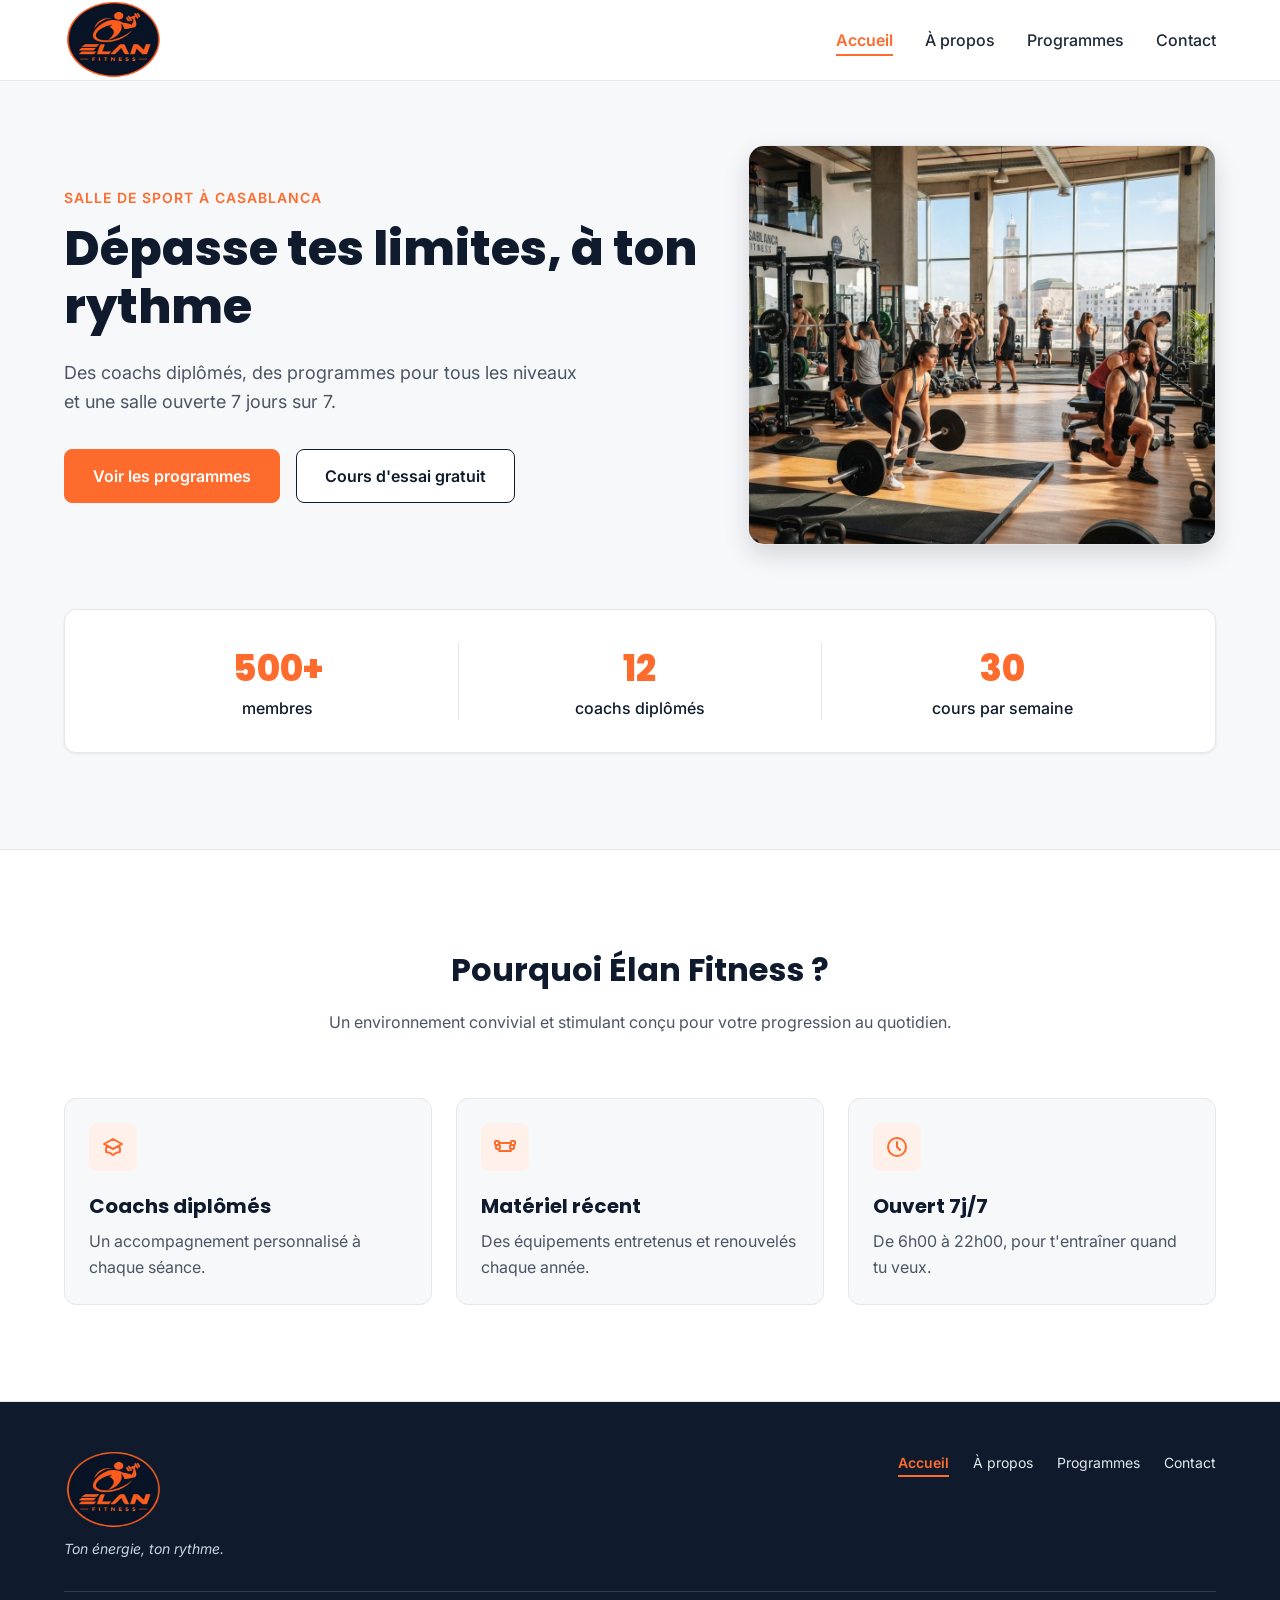
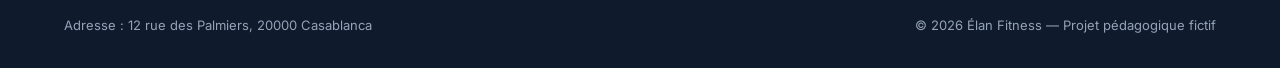
<file: index.html>
<!DOCTYPE html>
<html lang="fr">
<head>
  <meta charset="UTF-8">
  <meta name="viewport" content="width=device-width, initial-scale=1">
  <meta 
    name="description" 
    content="Élan Fitness, salle de sport à Casablanca : musculation, yoga, cardio et boxe fitness avec des coachs diplômés. Réservez votre cours d'essai gratuit."
  > 
  <title>Élan Fitness | Salle de sport à Casablanca</title>
  <link rel="preconnect" href="https://fonts.googleapis.com">
  <link rel="preconnect" href="https://fonts.gstatic.com" crossorigin>
  <link href="https://fonts.googleapis.com/css2?family=Inter:wght@400;500;600&family=Poppins:wght@600;700;800&display=swap" rel="stylesheet">
  <link rel="stylesheet" href="style.css">
</head>
  
<body>

  <header class="en-tete">
    <div class="conteneur en-tete-contenu">
      <a href="./index.html" class="logo">
        <img src="./img/logo.png" alt="Elan Fitness" height="80" width="100"> 
      </a> 

      <nav aria-label="Navigation principale">
        <ul class="menu">
          <li><a href="./index.html" class="lien-actif" >Accueil</a></li> 
          <li><a href="./About.html" >À propos</a></li>
          <li><a href="./Programmes.html" >Programmes</a></li>
          <li><a href="./ContactUs.html">Contact</a></li>
        </ul> 
      </nav> 
    </div>
  </header>
  <main>
    <section id="accueil" class="hero">
      <div class="conteneur">
        <div class="hero-contenu">
          <div class="hero-texte">
            <p class="sur-titre">Salle de sport à Casablanca</p>
            <h1>Dépasse tes limites, à ton rythme</h1>
            <p class="hero-description">
              Des coachs diplômés, des programmes pour tous les niveaux et une salle ouverte 7 jours sur 7.
            </p>
            <div class="boutons">
              <a href="./Programmes.html" class="bouton bouton-principal">Voir les programmes</a>
              <a href="./ContactUs.html" class="bouton bouton-secondaire">Cours d'essai gratuit</a>
            </div>
          </div>
 
          <img class="hero-image" src="img/hero.jpg" alt="Des personnes s'entraînent dans une salle de sport lumineuse à Casablanca">
        </div>
 
        <div class="chiffres"> 
          <div class="chiffre">
            <p class="chiffre-nombre">500+</p>
            <p>membres</p>
          </div>
          <div class="chiffre">
            <p class="chiffre-nombre">12</p>
            <p>coachs diplômés</p>
          </div>
          <div class="chiffre">
            <p class="chiffre-nombre">30</p>
            <p>cours par semaine</p>
          </div>
        </div>

      </div>
    </section>

    <section class="section section-blanche">
      <div class="conteneur">

        <div class="section-titre">
          <h2>Pourquoi Élan Fitness ?</h2>
          <p>Un environnement convivial et stimulant conçu pour votre progression au quotidien.</p>
        </div>

        <div class="cartes">
          <article class="carte carte-avantage">
            <div class="icone"><img src="img/icone-coach.svg" alt=""></div>
            <h3>Coachs diplômés</h3>
            <p>Un accompagnement personnalisé à chaque séance.</p>
          </article>

          <article class="carte carte-avantage">
            <div class="icone"><img src="img/icone-materiel.svg" alt=""></div>
            <h3>Matériel récent</h3>
            <p>Des équipements entretenus et renouvelés chaque année.</p>
          </article>

          <article class="carte carte-avantage">
            <div class="icone"><img src="img/icone-horloge.svg" alt=""></div>
            <h3>Ouvert 7j/7</h3>
            <p>De 6h00 à 22h00, pour t'entraîner quand tu veux.</p>
          </article>
        </div>

      </div>
    </section>
  </main>

  <footer class="pied-de-page">
    <div class="conteneur">

      <div class="pied-haut">
        <div>
          <a href="./index.html" class="logo">
            <img src="./img/logo.png" alt="Elan Fitness" height="80" width="100">
          </a>  
          <p class="slogan">Ton énergie, ton rythme.</p>
        </div>

        <nav aria-label="Navigation du pied de page">
          <ul class="menu menu-pied">
            <li><a href="./index.html" class="lien-actif">Accueil</a></li>
            <li><a href="./About.html" >À propos</a></li>
            <li><a href="./Programmes.html">Programmes</a></li>
            <li><a href="./ContactUs.html">Contact</a></li>
          </ul>
        </nav>
      </div>

      <div class="pied-bas">
        <p>Adresse : 12 rue des Palmiers, 20000 Casablanca</p>
        <p>&copy; 2026 Élan Fitness — Projet pédagogique fictif</p>
      </div>

    </div>
  </footer>

</body>
</html>
</file>
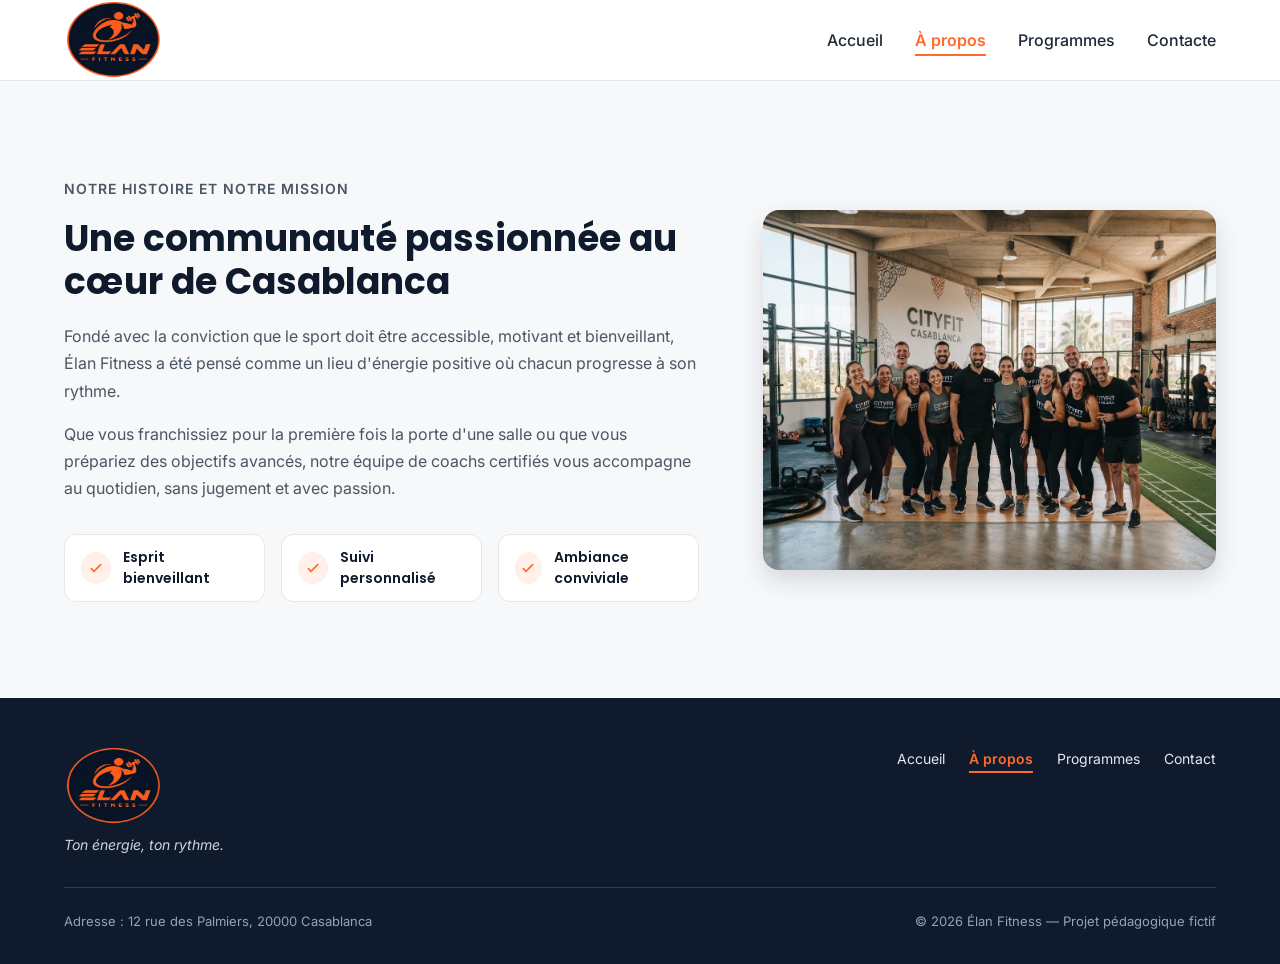
<file: About.html>
<!DOCTYPE html>
<html lang="fr">
<head>
    <meta charset="UTF-8">
    <meta name="viewport" content="width=device-width, initial-scale=1.0">
    <meta 
    name="description" 
    content="Découvrez l'histoire, les valeurs et l'équipe d'Élan Fitness, votre salle de sport à Casablanca."
    >
    <link rel="stylesheet" href="style.css">
    <title>À propos d'Élan Fitness | Notre équipe</title>
  <link rel="preconnect" href="https://fonts.googleapis.com">
  <link rel="preconnect" href="https://fonts.gstatic.com" crossorigin>
  <link href="https://fonts.googleapis.com/css2?family=Inter:wght@400;500;600&family=Poppins:wght@600;700;800&display=swap" rel="stylesheet">

</head>
<body>
  <header class="en-tete">
    <div class="conteneur en-tete-contenu">
      <a href="./index.html" class="logo">
        <img src="./img/logo.png" alt="Elan Fitness" height="80" width="100"/>
      </a>  
      <nav aria-label="Navigation principale">
        <ul class="menu">
          <li><a href="./index.html">Accueil</a></li>
          <li><a href="./About.html" class="lien-actif">À propos</a></li>
          <li><a href="./Programmes.html">Programmes</a></li>
          <li><a href="./ContactUs.html">Contacte</a></li> 
        </ul> 
      </nav> 
    </div>
  </header>

  <section id="a-propos" class="section">
      <div class="conteneur apropos-contenu">

        <div class="apropos-texte">
          <p class="sur-titre">Notre histoire et notre mission</p>
          <h2>Une communauté passionnée au cœur de Casablanca</h2>
          <p>
            Fondé avec la conviction que le sport doit être accessible, motivant et bienveillant,
            Élan Fitness a été pensé comme un lieu d'énergie positive où chacun progresse à son rythme.
          </p>
          <p>
            Que vous franchissiez pour la première fois la porte d'une salle ou que vous prépariez des
            objectifs avancés, notre équipe de coachs certifiés vous accompagne au quotidien, sans
            jugement et avec passion.
          </p>

          <ul class="valeurs">
            <li class="valeur">
              <div class="icone icone-petite"><img src="img/icone-check.svg" alt=""></div>
              <span>Esprit bienveillant</span>
            </li>
            <li class="valeur">
              <div class="icone icone-petite"><img src="img/icone-check.svg" alt=""></div>
              <span>Suivi personnalisé</span>
            </li>
            <li class="valeur">
              <div class="icone icone-petite"><img src="img/icone-check.svg" alt=""></div>
              <span>Ambiance conviviale</span>
            </li>
          </ul>
        </div>

        <img class="apropos-image" src="img/equipe.jpg" alt="L'équipe de coachs d'Élan Fitness réunie dans la salle">

      </div>
  </section>

  <footer class="pied-de-page">
    <div class="conteneur">

      <div class="pied-haut">
        <div>
          <a href="./index.html" class="logo">
            <img src="./img/logo.png" alt="Elan Fitness" height="80" width="100"/>
          </a> 
          <p class="slogan">Ton énergie, ton rythme.</p>
        </div>

        <nav aria-label="Navigation du pied de page">
          <ul class="menu menu-pied">
            <li><a href="./index.html">Accueil</a></li>
            <li><a href="./About.html" class="lien-actif">À propos</a></li>
            <li><a href="./Programmes.html">Programmes</a></li>
            <li><a href="./ContactUs.html">Contact</a></li>
          </ul>
        </nav>
      </div>

      <div class="pied-bas">
        <p>Adresse : 12 rue des Palmiers, 20000 Casablanca</p>
        <p>&copy; 2026 Élan Fitness — Projet pédagogique fictif</p>
      </div>

    </div>
  </footer>
</body>
</html>
</file>
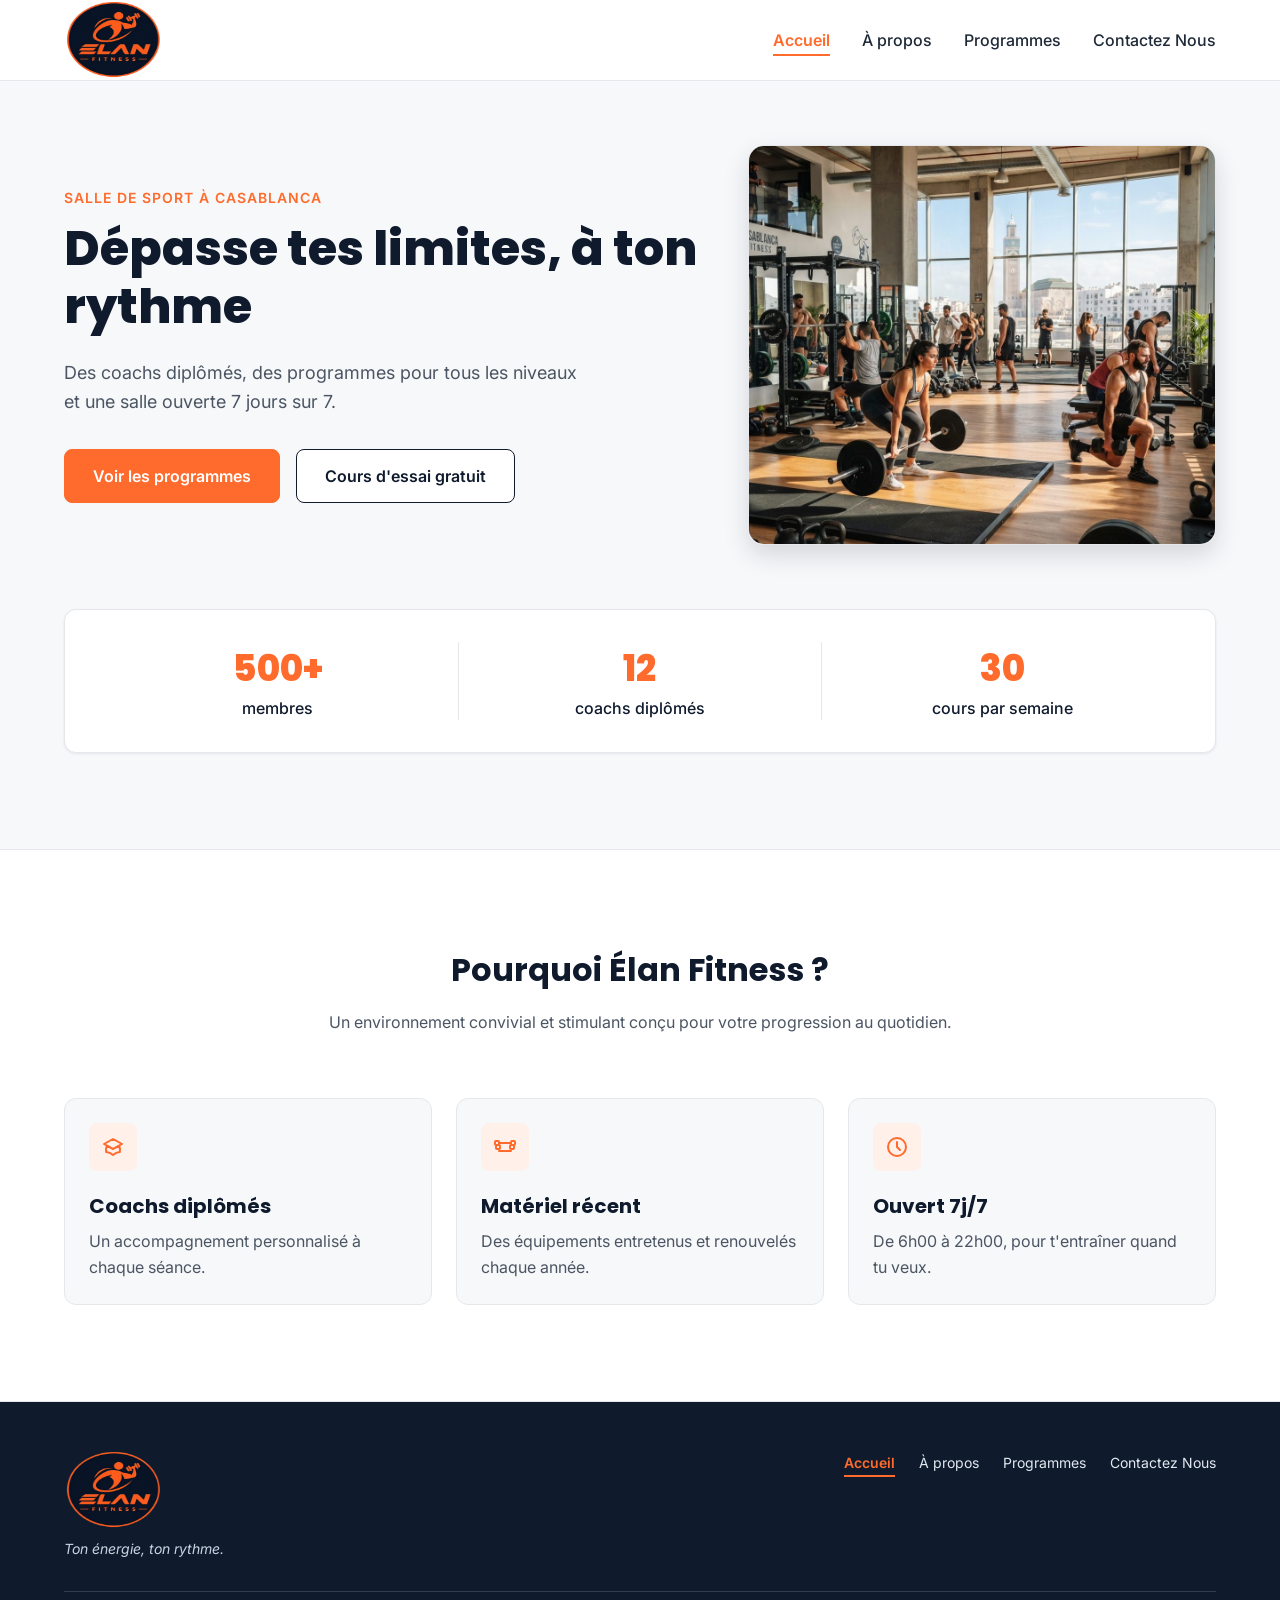
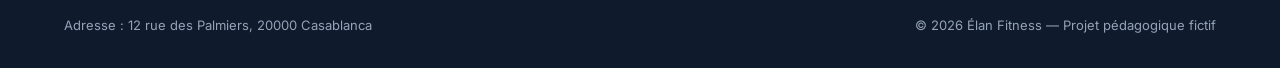
<file: Accueil.html>
<!DOCTYPE html>
<html lang="fr">
<head>
  <meta charset="UTF-8">
  <meta name="viewport" content="width=device-width, initial-scale=1">
  <meta name="description" content="Élan Fitness, salle de sport à Casablanca : musculation, yoga, cardio et boxe fitness avec des coachs diplômés. Réservez votre cours d'essai gratuit.">
  <title>Élan Fitness | Salle de sport à Casablanca</title>

  <link rel="preconnect" href="https://fonts.googleapis.com">
  <link rel="preconnect" href="https://fonts.gstatic.com" crossorigin>
  <link href="https://fonts.googleapis.com/css2?family=Inter:wght@400;500;600&family=Poppins:wght@600;700;800&display=swap" rel="stylesheet">

  <link rel="stylesheet" href="style.css">
</head>
  
<body>

  <header class="en-tete">
    <div class="conteneur en-tete-contenu">
      <a href="./Accueil.html" class="logo">
        <img src="./img/logo.png" alt="Elan Fitness" height="80" width="100"/>
      </a> 

      <nav aria-label="Navigation principale">
        <ul class="menu">
          <li><a href="./Accueil.html"class="lien-actif" >Accueil</a></li>
          <li><a href="./About.html" >À propos</a></li>
          <li><a href="./Programmes.html" >Programmes</a></li>
          <li><a href="./ContactUs.html">Contactez Nous</a></li>
        </ul> 
      </nav> 
    </div>
  </header>

  <main>
    <section id="accueil" class="hero">
      <div class="conteneur">
        <div class="hero-contenu">
          <div class="hero-texte">
            <p class="sur-titre">Salle de sport à Casablanca</p>
            <h1>Dépasse tes limites, à ton rythme</h1>
            <p class="hero-description">
              Des coachs diplômés, des programmes pour tous les niveaux et une salle ouverte 7 jours sur 7.
            </p>
            <div class="boutons">
              <a href="./Programmes.html" class="bouton bouton-principal">Voir les programmes</a>
              <a href="./ContactUs.html" class="bouton bouton-secondaire">Cours d'essai gratuit</a>
            </div>
          </div>

          <img class="hero-image" src="img/hero.jpg" alt="Des personnes s'entraînent dans une salle de sport lumineuse à Casablanca">
        </div>
 
        <div class="chiffres"> 
          <div class="chiffre">
            <p class="chiffre-nombre">500+</p>
            <p>membres</p>
          </div>
          <div class="chiffre">
            <p class="chiffre-nombre">12</p>
            <p>coachs diplômés</p>
          </div>
          <div class="chiffre">
            <p class="chiffre-nombre">30</p>
            <p>cours par semaine</p>
          </div>
        </div>

      </div>
    </section>

    <section class="section section-blanche">
      <div class="conteneur">

        <div class="section-titre">
          <h2>Pourquoi Élan Fitness ?</h2>
          <p>Un environnement convivial et stimulant conçu pour votre progression au quotidien.</p>
        </div>

        <div class="cartes">
          <article class="carte carte-avantage">
            <div class="icone"><img src="img/icone-coach.svg" alt=""></div>
            <h3>Coachs diplômés</h3>
            <p>Un accompagnement personnalisé à chaque séance.</p>
          </article>

          <article class="carte carte-avantage">
            <div class="icone"><img src="img/icone-materiel.svg" alt=""></div>
            <h3>Matériel récent</h3>
            <p>Des équipements entretenus et renouvelés chaque année.</p>
          </article>

          <article class="carte carte-avantage">
            <div class="icone"><img src="img/icone-horloge.svg" alt=""></div>
            <h3>Ouvert 7j/7</h3>
            <p>De 6h00 à 22h00, pour t'entraîner quand tu veux.</p>
          </article>
        </div>

      </div>
    </section>
  </main>

  <footer class="pied-de-page">
    <div class="conteneur">

      <div class="pied-haut">
        <div>
          <a href="./Accueil.html" class="logo">
            <img src="./img/logo.png" alt="Elan Fitness" height="80" width="100"/>
          </a>  
          <p class="slogan">Ton énergie, ton rythme.</p>
        </div>

        <nav aria-label="Navigation du pied de page">
          <ul class="menu menu-pied">
            <li><a href="./Accueil.html" class="lien-actif">Accueil</a></li>
            <li><a href="./About.html" >À propos</a></li>
            <li><a href="./Programmes.html">Programmes</a></li>
            <li><a href="./ContactUs.html">Contactez Nous</a></li>
          </ul>
        </nav>
      </div>

      <div class="pied-bas">
        <p>Adresse : 12 rue des Palmiers, 20000 Casablanca</p>
        <p>&copy; 2026 Élan Fitness — Projet pédagogique fictif</p>
      </div>

    </div>
  </footer>

</body>
</html>
</file>
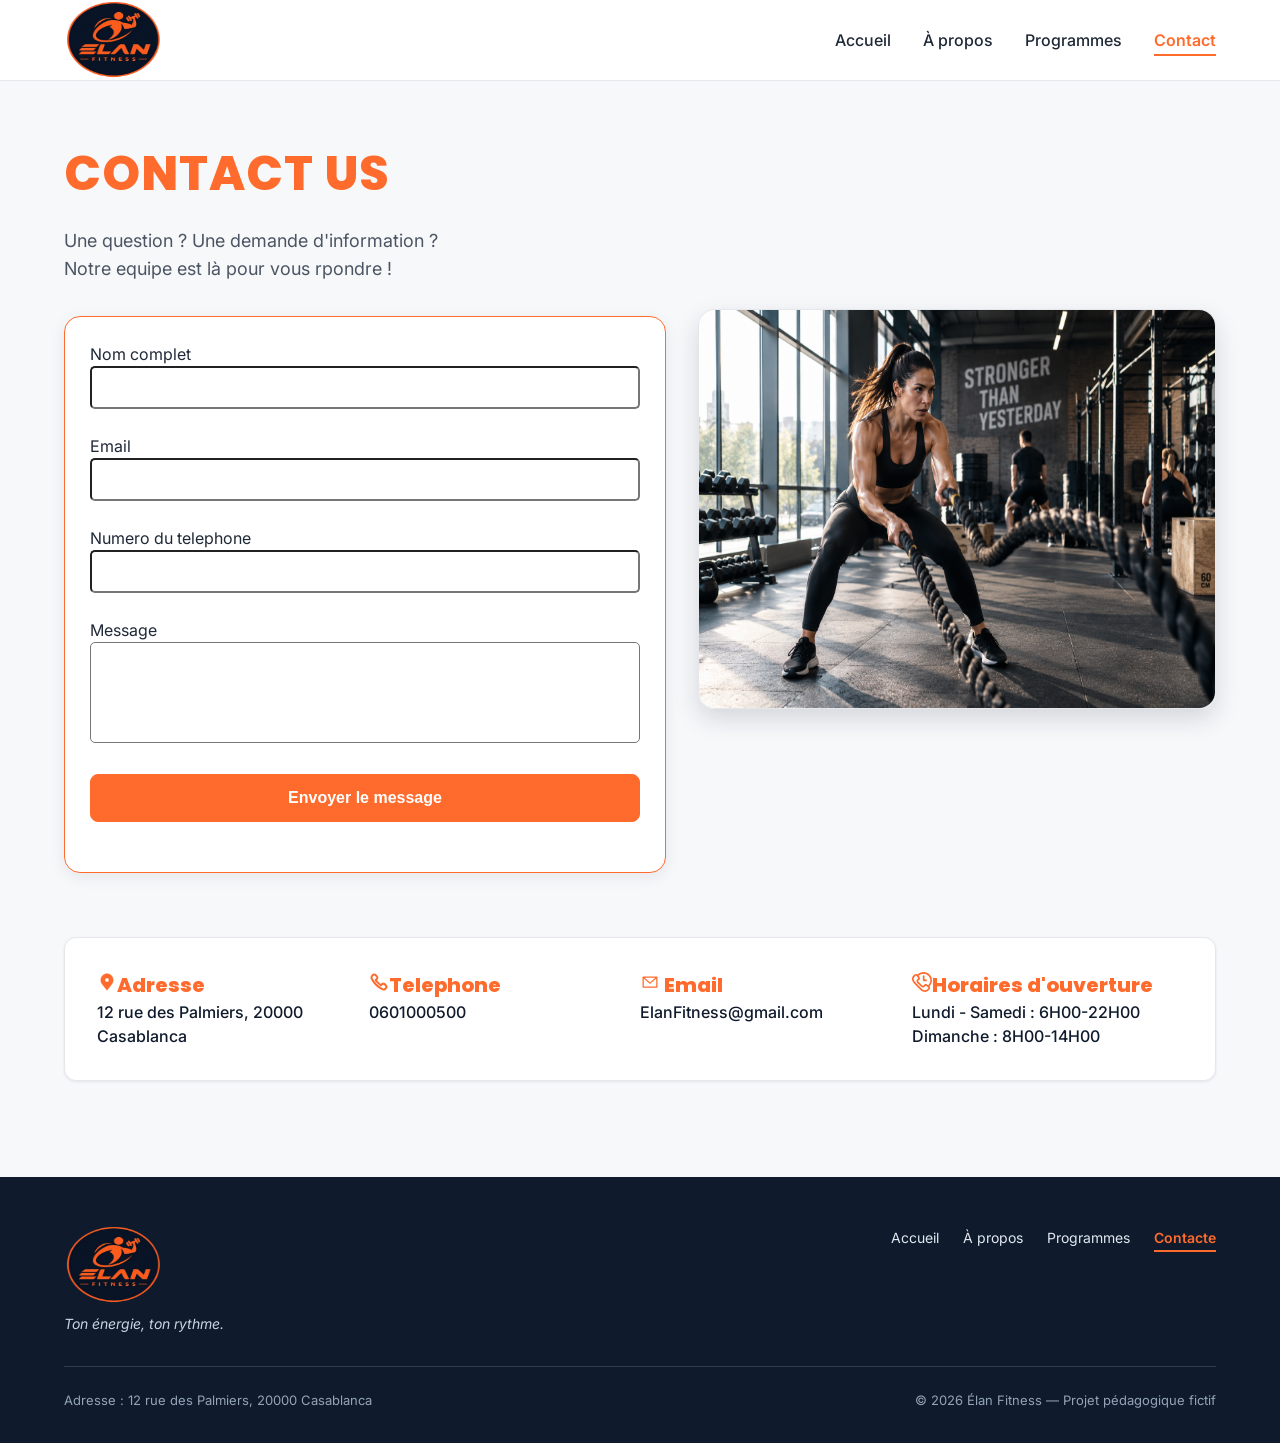
<file: ContactUs.html>
<!DOCTYPE html>
<html lang="fr">
<head>
    <meta charset="UTF-8">
    <meta name="viewport" content="width=device-width, initial-scale=1.0">
    <meta 
    name="description" 
    content="Contactez Élan Fitness à Casablanca pour découvrir nos programmes, nos abonnements et réserver un cours d'essai."
    >
    <title>Contactez Élan Fitness | Casablanca</title>
    <link rel="stylesheet" href="style.css">
    <link rel="preconnect" href="https://fonts.googleapis.com">
    <link rel="preconnect" href="https://fonts.gstatic.com" crossorigin>
    <link href="https://fonts.googleapis.com/css2?family=Inter:wght@400;500;600&family=Poppins:wght@600;700;800&display=swap" rel="stylesheet">

</head>
<body>
  <header class="en-tete">
    <div class="conteneur en-tete-contenu">
      <a href="./index.html" class="logo">
        <img src="./img/logo.png" alt="Elan Fitness" height="80" width="100">
      </a> 

      <nav aria-label="Navigation principale">
        <ul class="menu">
          <li><a href="./index.html">Accueil</a></li>
          <li><a href="./About.html" >À propos</a></li>
          <li><a href="./Programmes.html">Programmes</a></li>
          <li><a href="./ContactUs.html" class="lien-actif">Contact</a></li>
        </ul>
      </nav> 
    </div>
  </header>
  <section class="hero">
    <div class="conteneur">
      <div class="hero-contenu"> 
        <div class="hero-texte">
          
            <H1 class="sur-titre">Contact Us</H1>
            <p class="hero-description">Une question ? Une demande d'information ?<br> Notre equipe est là pour vous rpondre !</p>
          
          <form>
            <div>
              <label for="nom">Nom complet</label>
              <input type="text" name="nom" required /> 
            </div> 
            <div> 
              <label for="email">Email</label>
              <input type="email" name="email" required />
            </div>
            <div>
              <label for="telephone">Numero du telephone</label>
              <input type="number" name="telephone" required />
            </div>
            <div>
              
            </div> 
            <div>
              <label for="message">Message</label>
              <textarea name="message" rows="5" required></textarea> 
            </div> 
            <div>
              <input class="bouton bouton-principal" type="submit" value="Envoyer le message" /> 
            </div>
          </form>
        </div>
        <div class="image-form"> 
          <img src="./img/contacti.png" alt="fitness">
        </div>
      </div>
      
      <div class="Coordonnes"> 
          <div class="coor">
            <p class="coor1"> <svg  viewBox="-1.76 -1.76 19.52 19.52" fill="none" xmlns="http://www.w3.org/2000/svg" stroke="#FF6B2C" stroke-width="0.46399999999999997"><g id="SVGRepo_bgCarrier" stroke-width="0"></g><g id="SVGRepo_tracerCarrier" stroke-linecap="round" stroke-linejoin="round" stroke="#FF6B2CCCCCCC" stroke-width="0.032"></g><g id="SVGRepo_iconCarrier"> <path fill-rule="evenodd" clip-rule="evenodd" d="M3.37892 10.2236L8 16L12.6211 10.2236C13.5137 9.10788 14 7.72154 14 6.29266V6C14 2.68629 11.3137 0 8 0C4.68629 0 2 2.68629 2 6V6.29266C2 7.72154 2.4863 9.10788 3.37892 10.2236ZM8 8C9.10457 8 10 7.10457 10 6C10 4.89543 9.10457 4 8 4C6.89543 4 6 4.89543 6 6C6 7.10457 6.89543 8 8 8Z" fill="#FF6B2C"></path> </g></svg>Adresse</p>
            <p>12 rue des Palmiers, 20000 Casablanca</p>
          </div>
          <div class="coor">
            <p class="coor1"> <svg viewBox="0 0 24.00 24.00" fill="none" xmlns="http://www.w3.org/2000/svg" stroke="#FF6B2C"><g id="SVGRepo_bgCarrier" stroke-width="0"></g><g id="SVGRepo_tracerCarrier" stroke-linecap="round" stroke-linejoin="round"></g><g id="SVGRepo_iconCarrier"> <path d="M14.3308 15.9402L15.6608 14.6101C15.8655 14.403 16.1092 14.2384 16.3778 14.1262C16.6465 14.014 16.9347 13.9563 17.2258 13.9563C17.517 13.9563 17.8052 14.014 18.0739 14.1262C18.3425 14.2384 18.5862 14.403 18.7908 14.6101L20.3508 16.1702C20.5579 16.3748 20.7224 16.6183 20.8346 16.887C20.9468 17.1556 21.0046 17.444 21.0046 17.7351C21.0046 18.0263 20.9468 18.3146 20.8346 18.5833C20.7224 18.8519 20.5579 19.0954 20.3508 19.3L19.6408 20.02C19.1516 20.514 18.5189 20.841 17.8329 20.9541C17.1469 21.0672 16.4427 20.9609 15.8208 20.6501C10.4691 17.8952 6.11008 13.5396 3.35083 8.19019C3.03976 7.56761 2.93414 6.86242 3.04914 6.17603C3.16414 5.48963 3.49384 4.85731 3.99085 4.37012L4.70081 3.65015C5.11674 3.23673 5.67937 3.00464 6.26581 3.00464C6.85225 3.00464 7.41488 3.23673 7.83081 3.65015L9.40082 5.22021C9.81424 5.63615 10.0463 6.19871 10.0463 6.78516C10.0463 7.3716 9.81424 7.93416 9.40082 8.3501L8.0708 9.68018C8.95021 10.8697 9.91617 11.9926 10.9608 13.04C11.9994 14.0804 13.116 15.04 14.3008 15.9102L14.3308 15.9402Z" stroke="#FF6B2C" stroke-width="2.4" stroke-linecap="round" stroke-linejoin="round"></path> </g></svg>Telephone</p>
            <p> <a href="tel:+0601000500">0601000500</a></p>
          </div>
          <div class="coor">
            <p class="coor1"> <svg  viewBox="0 0 24 24" fill="none" xmlns="http://www.w3.org/2000/svg" stroke="#FF6B2C" stroke-width="0.00024000000000000003"><g id="SVGRepo_bgCarrier" stroke-width="0"></g><g id="SVGRepo_tracerCarrier" stroke-linecap="round" stroke-linejoin="round"></g><g id="SVGRepo_iconCarrier"> <path fill-rule="evenodd" clip-rule="evenodd" d="M3.75 5.25L3 6V18L3.75 18.75H20.25L21 18V6L20.25 5.25H3.75ZM4.5 7.6955V17.25H19.5V7.69525L11.9999 14.5136L4.5 7.6955ZM18.3099 6.75H5.68986L11.9999 12.4864L18.3099 6.75Z" fill="#FF6B2C"></path> </g></svg> Email</p>
            <p><a href="mailto:ElanFitness@gmail.com">ElanFitness@gmail.com</a></p>
          </div>
          <div class="coor">
            <p class="coor1"> <svg fill="#FF6B2C"  version="1.1" id="Layer_1" xmlns="http://www.w3.org/2000/svg" xmlns:xlink="http://www.w3.org/1999/xlink" viewBox="0 0 512.042 512.042" xml:space="preserve" stroke="#FF6B2C"><g id="SVGRepo_bgCarrier" stroke-width="0"></g><g id="SVGRepo_tracerCarrier" stroke-linecap="round" stroke-linejoin="round"></g><g id="SVGRepo_iconCarrier"> <g transform="translate(-1)"> <g> <g> <path d="M449.089,374.01c-0.863-1.09-1.766-2.18-2.695-3.272c41.7-40.414,66.641-97.649,66.641-157.405 C513.035,94.287,418.747,0,299.701,0c-60.019,0-117.6,24.716-157.954,66.172c-0.885-0.746-1.77-1.478-2.654-2.18 c-4.384-3.481-8.752-6.412-13.156-8.747c-20.651-10.914-45.979-7.101-62.475,9.395L42.926,85.155 c-45.28,45.303-53.035,98.578-27.336,153.631c8.966,19.204,21.916,36.95,38.271,53.355L219.875,458.71 c13.432,13.457,27.506,24.429,42.627,32.75c59.052,32.488,116.663,27.342,165.36-21.355l20.53-20.552 c16.489-16.489,20.305-41.824,9.393-62.435C455.466,382.734,452.551,378.38,449.089,374.01z M299.701,42.667 c95.482,0,170.667,75.185,170.667,170.667c0,48.92-20.875,95.923-55.426,128.459c-0.575-0.443-1.165-0.874-1.744-1.314 c-1.098-0.835-2.195-1.666-3.305-2.49c-0.961-0.713-1.929-1.417-2.898-2.121c-1.23-0.894-2.456-1.787-3.696-2.667 c-0.774-0.549-1.552-1.085-2.33-1.627c-3.495-2.441-7.008-4.839-10.531-7.144c-5.645-3.694-10.085-6.426-12.74-7.983 c-5.01-2.851-10.196-4.999-15.389-6.39c-0.032-0.008-0.063-0.019-0.095-0.027c-0.467-0.124-0.933-0.232-1.4-0.343 c-0.285-0.068-0.57-0.145-0.854-0.209c-0.249-0.056-0.497-0.099-0.746-0.151c-0.501-0.105-1.003-0.213-1.503-0.304 c-0.073-0.013-0.145-0.022-0.218-0.035c-2.909-0.515-5.805-0.788-8.655-0.801c-0.142-0.001-0.282,0.007-0.424,0.008 c-0.586,0.003-1.172,0.008-1.754,0.033c-0.322,0.013-0.641,0.043-0.962,0.063c-0.398,0.025-0.797,0.043-1.192,0.078 c-0.546,0.049-1.088,0.117-1.63,0.186c-0.167,0.021-0.336,0.034-0.502,0.058c-7.547,1.05-14.58,4.078-20.498,9.269 c-0.197,0.173-0.399,0.335-0.594,0.512c-0.071,0.065-0.139,0.137-0.21,0.202c-2.659,2.462-5.081,5.373-7.202,8.767 c-2.524,3.004-5.993,7.065-9.549,11.091c-0.509,0.576-0.509,0.576-1.018,1.148c-3.698,4.156-7.184,7.772-7.079,7.774 c-7.14,4.828-12.815,6.947-18.323,6.165c-3.698-0.528-7.326-2.363-11.271-5.575c-1.451-1.183-2.944-2.548-4.501-4.107 l-13.989-13.983l-64.988-64.988l-13.977-13.983c-3.719-3.715-6.356-7.073-7.962-10.34c-0.029-0.059-0.063-0.119-0.091-0.178 c-0.062-0.129-0.114-0.256-0.173-0.385c-0.093-0.204-0.19-0.409-0.275-0.613c0,0,0,0,0,0c-2.9-6.943-1.098-13.616,4.999-22.61 c0.003,0,0.002,0.003,0.007,0c0.002,0.052,0.974-0.861,2.491-2.271c1.4-1.298,3.252-3.008,5.23-4.768 c0.58-0.515,0.58-0.515,1.164-1.031c4.025-3.553,8.085-7.02,11.088-9.539c4.392-2.744,7.976-5.992,10.819-9.605 c9.772-12.41,10.67-29.187,4.471-45.128c-0.02-0.052-0.038-0.104-0.058-0.156c-0.095-0.242-0.201-0.482-0.299-0.723 c-1.094-2.699-2.381-5.373-3.872-7.994c-1.696-2.896-4.429-7.336-8.125-12.981c-1.227-1.874-2.489-3.747-3.755-5.617 c-0.176-0.26-0.345-0.521-0.522-0.781c-0.975-1.433-1.975-2.856-2.972-4.281c-0.549-0.785-1.09-1.573-1.646-2.356 c-0.944-1.329-1.905-2.642-2.865-3.959c-0.629-0.863-1.254-1.727-1.891-2.583c-0.95-1.279-1.912-2.54-2.878-3.802 c-0.428-0.56-0.846-1.131-1.276-1.687C203.197,63.323,250.482,42.667,299.701,42.667z M418.214,419.392l-20.53,20.552 c-34.58,34.58-71.464,37.874-114.613,14.135c-11.339-6.24-22.26-14.754-32.981-25.494L84.079,262.02 c-13.041-13.082-23.091-26.854-29.828-41.283c-18.314-39.233-13.372-73.178,18.841-105.408l20.532-20.511 c3.265-3.265,8.273-4.019,12.352-1.864c1.906,1.01,4.135,2.506,6.583,4.451c4.126,3.276,8.604,7.605,13.297,12.785l1.146,1.289 c2.736,3.077,5.518,6.409,8.324,9.958c6.125,7.745,12.067,16.125,17.557,24.513c3.284,5.017,5.656,8.871,6.878,10.955 c0.718,1.259,1.251,2.283,1.653,3.111c1.181,2.452,1.202,3.18,1.382,3.113l-3.192,2.198c-0.851,0.709-2.304,1.929-4.162,3.508 c-3.098,2.632-6.198,5.308-9.113,7.882c-0.647,0.573-0.647,0.573-1.296,1.149c-3.532,3.144-6.34,5.715-8.61,7.963 c-2.698,2.668-4.633,4.875-6.081,7.013c-1.878,2.774-3.558,5.552-5.051,8.331c-8.767,16.288-10.898,32.633-6.223,48.278 c0.11,0.369,0.241,0.736,0.359,1.104c0.173,0.54,0.337,1.082,0.526,1.62c1.872,5.332,4.553,10.574,8.032,15.7 c0.084,0.123,0.159,0.247,0.244,0.37c0.24,0.35,0.501,0.697,0.749,1.045c2.846,4.005,6.172,7.939,10.014,11.781l14.085,14.085 l32.384,32.399l32.598,32.583l13.882,13.882c1.836,1.836,3.694,3.547,5.569,5.156c16.89,14.503,35.306,19.771,54.092,16.025 c9.486-1.889,19.064-6.072,28.588-12.52c1.881-1.28,3.812-2.931,6.057-5.137c0.112-0.109,0.22-0.214,0.334-0.327 c0.03-0.029,0.061-0.061,0.09-0.091c2.37-2.358,5.1-5.332,8.492-9.142c0.57-0.641,0.57-0.641,1.137-1.281 c2.577-2.917,5.257-6.019,7.893-9.119c1.581-1.859,2.804-3.313,3.514-4.165l2.198-3.193c-0.085,0.244,1.246,0.208,6.439,3.172 c1.871,1.098,5.728,3.473,10.752,6.76c8.398,5.495,16.788,11.442,24.541,17.572c0.803,0.635,1.594,1.268,2.375,1.901 c0.095,0.077,0.189,0.154,0.284,0.232c0.626,0.508,1.242,1.015,1.852,1.521c0.208,0.173,0.417,0.345,0.623,0.518 c0.505,0.422,1.002,0.843,1.496,1.263c0.39,0.332,0.777,0.663,1.159,0.993c0.429,0.37,0.856,0.74,1.277,1.109 c6.149,5.402,11.221,10.547,14.937,15.238c1.929,2.435,3.413,4.652,4.429,6.572C422.223,411.136,421.47,416.137,418.214,419.392z "></path> <path d="M299.697,234.662h64c11.782,0,21.333-9.551,21.333-21.333c0-11.782-9.551-21.333-21.333-21.333H321.03v-85.333 c0-11.782-9.551-21.333-21.333-21.333c-11.782,0-21.333,9.551-21.333,21.333v106.667 C278.364,225.111,287.915,234.662,299.697,234.662z"></path> </g> </g> </g> </g></svg>Horaires d'ouverture</p>
            <p>Lundi - Samedi : 6H00-22H00 <br> Dimanche : 8H00-14H00 </p>
          </div> 
        </div> 
    </div>
  </section>
  
  <footer class="pied-de-page">
    <div class="conteneur">

      <div class="pied-haut">
        <div>
          <a href="./index.html" class="logo">
            <img src="./img/logo.png" alt="Elan Fitness" height="80" width="100">
          </a> 
          <p class="slogan">Ton énergie, ton rythme.</p>
        </div>

        <nav aria-label="Navigation du pied de page">
          <ul class="menu menu-pied">
            <li><a href="./index.html">Accueil</a></li>
            <li><a href="./About.html" >À propos</a></li>
            <li><a href="./Programmes.html">Programmes</a></li>
            <li><a href="./ContactUs.html" class="lien-actif">Contacte</a></li>
          </ul>
        </nav>
      </div>

      <div class="pied-bas">
        <p>Adresse : 12 rue des Palmiers, 20000 Casablanca</p>
        <p>&copy; 2026 Élan Fitness — Projet pédagogique fictif</p>
      </div>

    </div>
  </footer>
</body>
</html>
</file>
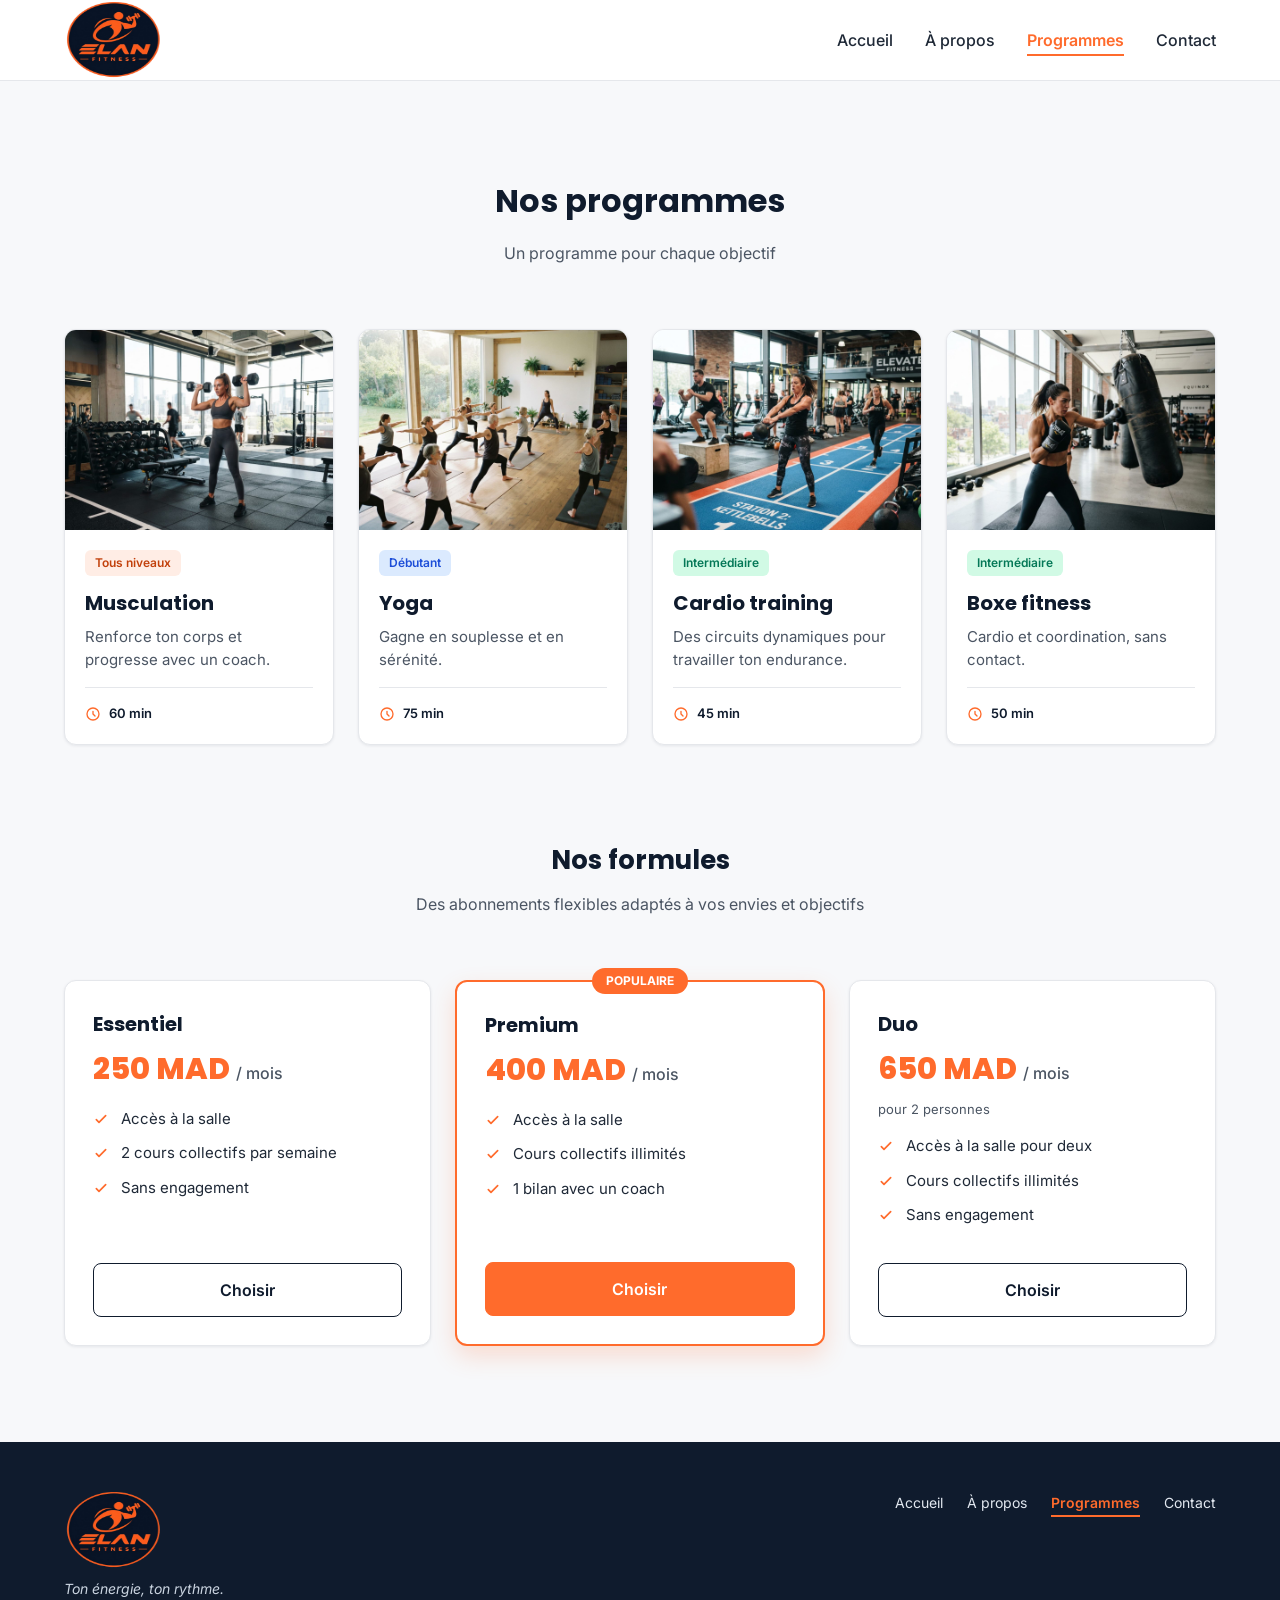
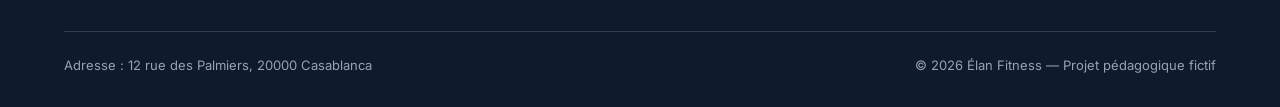
<file: Programmes.html>
<!DOCTYPE html>
<html lang="en">
<head>
    <meta charset="UTF-8">
    <meta name="viewport" content="width=device-width, initial-scale=1.0">
    <meta 
    name="description" 
    content="Découvrez les programmes de musculation, yoga, cardio et boxe fitness d'Élan Fitness à Casablanca."
    >
    <link rel="stylesheet" href="style.css">
    <title>Programmes sportifs et abonnements | Élan Fitness</title>
  <link rel="preconnect" href="https://fonts.googleapis.com">
  <link rel="preconnect" href="https://fonts.gstatic.com" crossorigin>
  <link href="https://fonts.googleapis.com/css2?family=Inter:wght@400;500;600&family=Poppins:wght@600;700;800&display=swap" rel="stylesheet">

</head>
<body>
  <header class="en-tete">
    <div class="conteneur en-tete-contenu">
      <a href="./index.html" class="logo">
        <img src="./img/logo.png" alt="Elan Fitness" height="80" width="100">
      </a> 

      <nav aria-label="Navigation principale">
        <ul class="menu">
          <li><a href="./index.html" >Accueil</a></li>
          <li><a href="./About.html">À propos</a></li>
          <li><a href="./Programmes.html" class="lien-actif">Programmes</a></li>
          <li><a href="./ContactUs.html">Contact</a></li>
        </ul>
      </nav> 
    </div>
  </header>
  <section id="programmes" class="section">
      <div class="conteneur">

        <div class="section-titre">
          <h2>Nos programmes</h2>
          <p>Un programme pour chaque objectif</p>
        </div>

        <div class="cartes">

          <article class="carte carte-programme">
            <img src="img/musculation.jpg" alt="Une sportive soulève des haltères dans l'espace musculation">
            <div class="programme-corps">
              <span class="etiquette etiquette-orange">Tous niveaux</span>
              <h3>Musculation</h3>
              <p>Renforce ton corps et progresse avec un coach.</p>
              <p class="duree"><img src="img/icone-duree.svg" alt="">60 min</p>
            </div>
          </article>

          <article class="carte carte-programme">
            <img src="img/yoga.jpg" alt="Un groupe pratique le yoga sur des tapis dans une salle lumineuse">
            <div class="programme-corps">
              <span class="etiquette etiquette-bleue">Débutant</span>
              <h3>Yoga</h3>
              <p>Gagne en souplesse et en sérénité.</p>
              <p class="duree"><img src="img/icone-duree.svg" alt="">75 min</p>
            </div>
          </article>

          <article class="carte carte-programme">
            <img src="img/cardio.jpg" alt="Des sportifs suivent un circuit de cardio training avec des kettlebells">
            <div class="programme-corps">
              <span class="etiquette etiquette-verte">Intermédiaire</span>
              <h3>Cardio training</h3>
              <p>Des circuits dynamiques pour travailler ton endurance.</p>
              <p class="duree"><img src="img/icone-duree.svg" alt="">45 min</p>
            </div>
          </article>

          <article class="carte carte-programme">
            <img src="img/boxe.jpg" alt="Une sportive frappe un sac de frappe pendant un cours de boxe fitness">
            <div class="programme-corps">
              <span class="etiquette etiquette-verte">Intermédiaire</span>
              <h3>Boxe fitness</h3>
              <p>Cardio et coordination, sans contact.</p>
              <p class="duree"><img src="img/icone-duree.svg" alt="">50 min</p>
            </div>
          </article>

        </div>

        <div class="formules">

          <div class="section-titre">
            <h3>Nos formules</h3>
            <p>Des abonnements flexibles adaptés à vos envies et objectifs</p>
          </div>

          <div class="cartes">

            <article class="carte formule">
              <h4>Essentiel</h4>
              <p class="prix">250 MAD <span>/ mois</span></p>
              <ul class="formule-liste">
                <li>Accès à la salle</li>
                <li>2 cours collectifs par semaine</li>
                <li>Sans engagement</li>
              </ul>
              <a href="./ContactUs.html" class="bouton bouton-secondaire">Choisir</a>
            </article>

            <article class="carte formule formule-populaire">
              <p class="badge-populaire">Populaire</p>
              <h4>Premium</h4>
              <p class="prix">400 MAD <span>/ mois</span></p>
              <ul class="formule-liste">
                <li>Accès à la salle</li>
                <li>Cours collectifs illimités</li>
                <li>1 bilan avec un coach</li>
              </ul>
              <a href="./ContactUs.html" class="bouton bouton-principal">Choisir</a>
            </article>
            
            <article class="carte formule">
              <h4>Duo</h4>
              <p class="prix">650 MAD <span>/ mois</span></p>
              <p class="prix-note">pour 2 personnes</p>
              <ul class="formule-liste">
                <li>Accès à la salle pour deux</li>
                <li>Cours collectifs illimités</li>
                <li>Sans engagement</li>
              </ul>
              <a href="./ContactUs.html" class="bouton bouton-secondaire">Choisir</a>
            </article>

          </div>
        </div>

      </div>
  </section>
  <footer class="pied-de-page">
    <div class="conteneur">

      <div class="pied-haut">
        <div>
          <a href="./index.html" class="logo">
            <img src="./img/logo.png" alt="Elan Fitness" height="80" width="100">
          </a> 
          <p class="slogan">Ton énergie, ton rythme.</p>
        </div>

        <nav aria-label="Navigation du pied de page">
          <ul class="menu menu-pied">
            <li><a href="./index.html">Accueil</a></li>
            <li><a href="./About.html" >À propos</a></li>
            <li><a href="./Programmes.html" class="lien-actif">Programmes</a></li>
            <li><a href="./ContactUs.html">Contact</a></li>
          </ul>
        </nav> 
      </div>

      <div class="pied-bas">
        <p>Adresse : 12 rue des Palmiers, 20000 Casablanca</p>
        <p>&copy; 2026 Élan Fitness — Projet pédagogique fictif</p>
      </div>

    </div>
  </footer>
</body>
</html>
</file>
<file: style.css>
/* style global*/
* {
  box-sizing: border-box;
  margin: 0;
  padding: 0;
}

html {
  scroll-behavior: smooth;
}
 
body {
  font-family: 'Inter', Arial, sans-serif;
  font-size: 16px;
  line-height: 1.5;
  color: #1F2937;
  background-color: #F7F8FA;
}

h1, h2, h3, h4 {
  font-family: 'Poppins', Arial, sans-serif;
  color: #0F1B2D;
}

a {
  color: inherit;
  text-decoration: none;
}

ul {
  list-style: none;
}

img {
  display: block;
  max-width: 100%;
}

svg{
  width: 20px;
  height: 20px;
}

a:focus-visible,
button:focus-visible {
  outline: 3px solid #FF6B2C;
  outline-offset: 2px;
}

/* conteners et sections */
.conteneur {
  width: 100%;
  max-width: 1200px;
  margin: 0 auto;
  padding: 0 24px;
}

.section {
  padding: 96px 0;
}

.section-blanche {
  background-color: #FFFFFF;
  border-top: 1px solid #E5E7EB;
  border-bottom: 1px solid #E5E7EB;
}

.section-titre {
  max-width: 640px;
  margin: 0 auto 64px;
  text-align: center;
}

.section-titre h2 {
  font-size: 32px;
  margin-bottom: 16px;
}

.section-titre h3 {
  font-size: 26px;
  margin-bottom: 12px;
}

.section-titre p {
  color: #4B5563;
}

.sur-titre {
  font-size: 14px;
  font-weight: 600;
  color: #FF6B2C;
  text-transform: uppercase;
  letter-spacing: 1px;
  margin-bottom: 12px;
}
/* boutons */
.bouton {
  display: inline-block;
  padding: 14px 28px;
  border-radius: 8px;
  font-size: 16px;
  font-weight: 600;
  text-align: center;
  cursor: pointer;
}

.bouton-principal {
  background-color: #FF6B2C;
  border: 1px solid #FF6B2C;
  color: #FFFFFF;
}

.bouton-principal:hover {
  background-color: #F05817;
}

.bouton-secondaire {
  background-color: #FFFFFF;
  border: 1px solid #0F1B2D;
  color: #0F1B2D;
}

.bouton-secondaire:hover {
  background-color: #F3F4F6;
}

.boutons {
  display: flex;
  flex-wrap: wrap;
  gap: 16px;
}

/* Cartes et icons */
.cartes {
  display: flex;
  gap: 24px;
}

.carte {
  flex: 1;
  background-color: #FFFFFF;
  border: 1px solid #E5E7EB;
  border-radius: 12px;
  box-shadow: 0 1px 3px rgba(15, 27, 45, 0.08);
}

.icone {
  width: 48px;
  height: 48px;
  background-color: #FFF0EA;
  border-radius: 8px;
  display: flex;
  align-items: center;
  justify-content: center;
}

.icone img {
  width: 24px;
  height: 24px;
}

.icone-petite {
  width: 32px;
  height: 32px;
  border-radius: 50%;
}

.icone-petite img {
  width: 16px;
  height: 16px;
}

.en-tete {
  position: sticky;
  top: 0;
  z-index: 10;
  background-color: #FFFFFF;
  border-bottom: 1px solid #E5E7EB;
}

.en-tete-contenu {
  height: 80px;
  display: flex;
  align-items: center;
  justify-content: space-between;
}

.logo {
  display: flex;
  align-items: center;
  font-family: 'Poppins', Arial, sans-serif;
  font-size: 24px;
  font-weight: 700;
  color: #0F1B2D;
}

/* Header*/

.menu {
  display: flex;
  gap: 32px;
}

.menu a {
  font-weight: 500;
  padding-bottom: 4px;
  border-bottom: 2px solid transparent;
}

.menu a:hover {
  color: #FF6B2C;
}
 
.menu .lien-actif {
  color: #FF6B2C;
  font-weight: 600;
  border-bottom-color: #FF6B2C;
}

/* Accueil */
.hero {
  padding: 64px 0 96px;
}

.hero-contenu {
  display: flex;
  align-items: center;
  gap: 32px;
}

.hero-texte {
  flex: 7;
}

.hero-texte h1 {
  font-size: 48px;
  font-weight: 800;
  line-height: 1.2;
  margin-bottom: 24px;
}

.hero-description {
  max-width: 520px;
  font-size: 18px;
  line-height: 1.6;
  color: #4B5563;
  margin-bottom: 32px;
}

.hero-image {
  flex: 5;
  min-width: 0;
  height: 400px;
  object-fit: cover;
  border-radius: 16px;
  border: 1px solid #E5E7EB;
  box-shadow: 0 10px 25px rgba(15, 27, 45, 0.15);
}

.chiffres {
  display: flex;
  margin-top: 64px;
  padding: 32px;
  background-color: #FFFFFF;
  border: 1px solid #E5E7EB;
  border-radius: 12px;
  box-shadow: 0 1px 3px rgba(15, 27, 45, 0.08);
}

.chiffre {
  flex: 1;
  text-align: center;
  font-weight: 500;
  color: #0F1B2D;
}

.chiffre + .chiffre {
  border-left: 1px solid #E5E7EB;
}

.chiffre-nombre {
  font-family: 'Poppins', Arial, sans-serif;
  font-size: 36px;
  font-weight: 800;
  color: #FF6B2C;
}

.carte-avantage {
  padding: 24px;
  background-color: #F7F8FA;
  box-shadow: none;
}

.carte-avantage .icone {
  margin-bottom: 20px;
}

.carte-avantage h3 {
  font-size: 20px;
  margin-bottom: 8px;
}

.carte-avantage p {
  color: #4B5563;
  line-height: 1.6;
}

/* A propos */
.apropos-contenu {
  display: flex;
  align-items: center;
  gap: 64px;
}

.apropos-texte {
  flex: 7;
}

.apropos-texte h2 {
  font-size: 36px;
  line-height: 1.2;
  margin-bottom: 20px;
}

.apropos-texte p {
  color: #4B5563;
  line-height: 1.7;
  margin-bottom: 16px;
}

.valeurs {
  display: flex;
  gap: 16px;
  margin-top: 32px;
}

.valeur {
  flex: 1;
  display: flex;
  align-items: center;
  gap: 12px;
  padding: 12px 16px;
  background-color: #FFFFFF;
  border: 1px solid #E5E7EB;
  border-radius: 12px;
  font-family: 'Poppins', Arial, sans-serif;
  font-size: 14px;
  font-weight: 600;
  color: #0F1B2D;
}

.apropos-image {
  flex: 5;
  min-width: 0;
  height: 360px;
  object-fit: cover;
  border-radius: 16px;
  box-shadow: 0 10px 25px rgba(15, 27, 45, 0.15);
}

/* programmes */
.carte-programme {
  display: flex;
  flex-direction: column;
  overflow: hidden;
}

.carte-programme > img {
  width: 100%;
  height: 200px;
  object-fit: cover;
}

.programme-corps {
  flex: 1;
  display: flex;
  flex-direction: column;
  padding: 20px;
}

.programme-corps h3 {
  font-size: 20px;
  margin-bottom: 8px;
}

.programme-corps p {
  font-size: 15px;
  color: #4B5563;
}

.etiquette {
  align-self: flex-start;
  padding: 4px 10px;
  margin-bottom: 12px;
  border-radius: 6px;
  font-size: 12px;
  font-weight: 600;
}

.etiquette-orange {
  background-color: #FFEDE5;
  color: #C2410C;
}

.etiquette-bleue {
  background-color: #DBEAFE;
  color: #1D4ED8;
}

.etiquette-verte {
  background-color: #D1FAE5;
  color: #047857;
}

.programme-corps .duree {
  display: flex;
  align-items: center;
  gap: 8px;
  margin-top: auto;
  padding-top: 16px;
  border-top: 1px solid #E5E7EB;
  font-size: 13px;
  font-weight: 600;
  color: #0F1B2D;
}

.programme-corps h3 + p {
  margin-bottom: 16px;
}

.duree img {
  width: 16px;
  height: 16px;
}

.formules {
  margin-top: 96px;
}

.formule {
  position: relative;
  display: flex;
  flex-direction: column;
  padding: 28px;
}

.formule h4 {
  font-size: 20px;
}

.prix {
  margin: 8px 0 16px;
  font-family: 'Poppins', Arial, sans-serif;
  font-size: 30px;
  font-weight: 800;
  color: #FF6B2C;
}

.prix span {
  font-family: 'Inter', Arial, sans-serif;
  font-size: 16px;
  font-weight: 500;
  color: #4B5563;
}

.prix-note {
  margin: -8px 0 16px;
  font-size: 13px;
  color: #4B5563;
}

.formule-liste {
  flex: 1;
  margin-bottom: 24px;
}

.formule-liste li {
  padding-left: 28px;
  margin-bottom: 12px;
  font-size: 15px;
  background-image: url('img/icone-check.svg');
  background-repeat: no-repeat;
  background-position: left center;
  background-size: 16px;
}

.formule .bouton {
  display: block;
}

.formule-populaire {
  border: 2px solid #FF6B2C;
  box-shadow: 0 10px 25px rgba(255, 107, 44, 0.2);
}

.badge-populaire {
  position: absolute;
  top: -14px;
  left: 50%;
  transform: translateX(-50%);
  padding: 4px 14px;
  background-color: #FF6B2C;
  border-radius: 999px;
  font-size: 12px;
  font-weight: 700;
  text-transform: uppercase;
  color: #FFFFFF;
}


/* Contact */
section{
  display: flex;
}
form{
  border:1px solid #FF6B2C;
  border-radius: 16px;
  padding: 25px;
  background-color: #FFFFFF;
  box-shadow: 0 4px 16px rgba(15, 27, 45, 0.08);
}
form div{
  margin-bottom: 25px;
} 

label{ 
  display: block;
}

form select, input, textarea{
  border-radius: 5px;
  width: 100%;
  padding: 12px;
  resize: none;
}

.image-form{
  flex: 6;
  height: 400px;
  border-radius: 16px;
  border: 1px solid #E5E7EB;
  box-shadow: 0 10px 25px rgba(15, 27, 45, 0.15);
}
.image-form img{
   width: 100%;
    height: 100%;
    display: block;
    border-radius: 16px;
}

.Coordonnes {
  display: flex;
  margin-top: 64px;
  padding: 32px;
  background-color: #FFFFFF;
  border: 1px solid #E5E7EB;
  border-radius: 12px;
  box-shadow: 0 1px 3px rgba(15, 27, 45, 0.08);
}

.coor {
  flex: 1;
  font-weight: 500;
  color: #0F1B2D;
}

.coor1 {
  font-family: 'Poppins', Arial, sans-serif;
  font-size: 20px;
  font-weight: 800;
  color: #FF6B2C;
} 


/* footer*/
.pied-de-page {
  padding: 48px 0 32px;
  background-color: #0F1B2D;
  color: #FFFFFF;
}

.pied-haut {
  display: flex;
  justify-content: space-between;
  align-items: flex-start;
  padding-bottom: 32px;
  border-bottom: 1px solid rgba(255, 255, 255, 0.15);
}

.logo-clair {
  color: #FFFFFF;
}

.slogan {
  margin-top: 8px;
  font-size: 14px;
  font-style: italic;
  color: #CBD5E1;
}

.menu-pied {
  gap: 24px;
}

.menu-pied a {
  font-size: 14px;
  font-weight: 400;
  color: #E2E8F0;
}

.pied-bas {
  display: flex;
  justify-content: space-between;
  margin-top: 24px;
  font-size: 13px;
  color: #94A3B8;
}
 

/* _______________________________________________________________*/


@media (max-width: 768px) {

  /* Conteneur */

  .conteneur {
    padding: 0 16px;
  }

  /* Sections */

  .section {
    padding: 60px 0;
  }


  /* Header */

  .en-tete-contenu {
    height: auto;
    min-height: 70px;
    padding: 15px 0;
    flex-direction: column;
    gap: 15px;
  }

  .menu {
    gap: 15px;
    flex-wrap: wrap;
    justify-content: center;
  }

  .menu a {
    font-size: 14px;
  }


  /* Hero */

  .hero {
    padding: 50px 0 60px;
  }

  .hero-contenu {
    flex-direction: column;
  }

  .hero-texte {
    width: 100%;
  }

  .hero-texte h1 {
    font-size: 36px;
  }

  .hero-description {
    font-size: 16px;
  }

  .hero-image {
    width: 100%;
    height: 300px;
  }


  /* Boutons */

  .boutons {
    flex-direction: column;
  }

  .bouton {
    width: 100%;
  }


  /* Cartes */

  .cartes {
    flex-direction: column;
  }

  .carte {
    width: 100%;
    min-width: 0;
  }


  /* Chiffres */

  .chiffres {
    flex-direction: column;
    gap: 20px;
    padding: 24px;
  }

  .chiffre + .chiffre {
    border-left: none;
    border-top: 1px solid #E5E7EB;
    padding-top: 20px;
  }


  /* À propos */

  .apropos-contenu {
    flex-direction: column;
    gap: 35px;
  }

  .apropos-texte {
    width: 100%;
  }

  .apropos-texte h2 {
    font-size: 30px;
  }

  .apropos-image {
    width: 100%;
    height: 300px;
  }

  .valeurs {
    flex-direction: column;
  }


  /* Formules */

  .formules {
    margin-top: 60px;
  }

  .formule {
    padding: 22px;
  }


  /* Footer */

  .pied-haut {
    flex-direction: column;
    gap: 30px;
  }

  .menu-pied {
    flex-direction: column;
    gap: 12px;
  }

  .pied-bas {
    flex-direction: column;
    gap: 10px;
  }


  /* Formulaire */

  section {
    flex-direction: column;
  }

  form {
    width: 100%;
    border-radius: 30px;
  }

  .image-form {
    width: 100%;
    height: 300px;
  }

  .Coordonnes {
    flex-direction: column;
    gap: 20px;
  }
  
}
</file>
